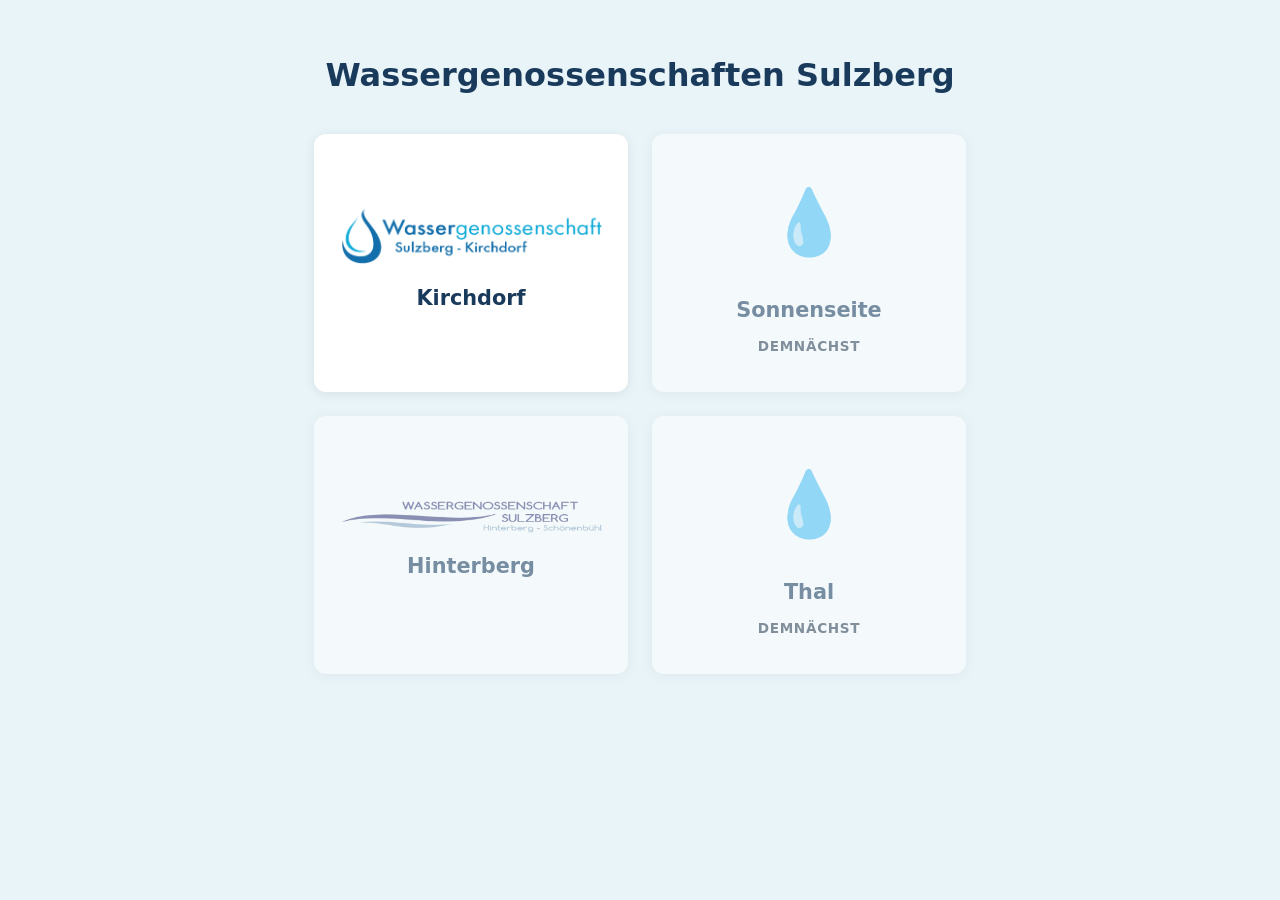
<file: index.html>
<!DOCTYPE html>
<html lang="de">
<head>
  <meta charset="UTF-8">
  <meta name="viewport" content="width=device-width, initial-scale=1.0">
  <title>Wassergenossenschaften Sulzberg</title>
  <link rel="stylesheet" href="assets/style.css">
</head>
<body>
  <div class="landing-container">
    <header class="landing-header">
      <h1>Wassergenossenschaften Sulzberg</h1>
    </header>

    <div class="coop-grid">
      <a href="kirchdorf/" class="coop-card">
        <img src="assets/LogoKirchdorf.png" alt="Kirchdorf" class="coop-logo">
        <h2>Kirchdorf</h2>
      </a>
      <div class="coop-card disabled">
        <span class="coop-icon">&#128167;</span>
        <h2>Sonnenseite</h2>
        <p class="coop-status">Demnächst</p>
      </div>
      <div class="coop-card disabled">
        <img src="assets/LogoHinterberg.png" alt="Hinterberg" class="coop-logo">
        <h2>Hinterberg</h2>
      </div>
      <div class="coop-card disabled">
        <span class="coop-icon">&#128167;</span>
        <h2>Thal</h2>
        <p class="coop-status">Demnächst</p>
      </div>
    </div>
  </div>
</body>
</html>
</file>
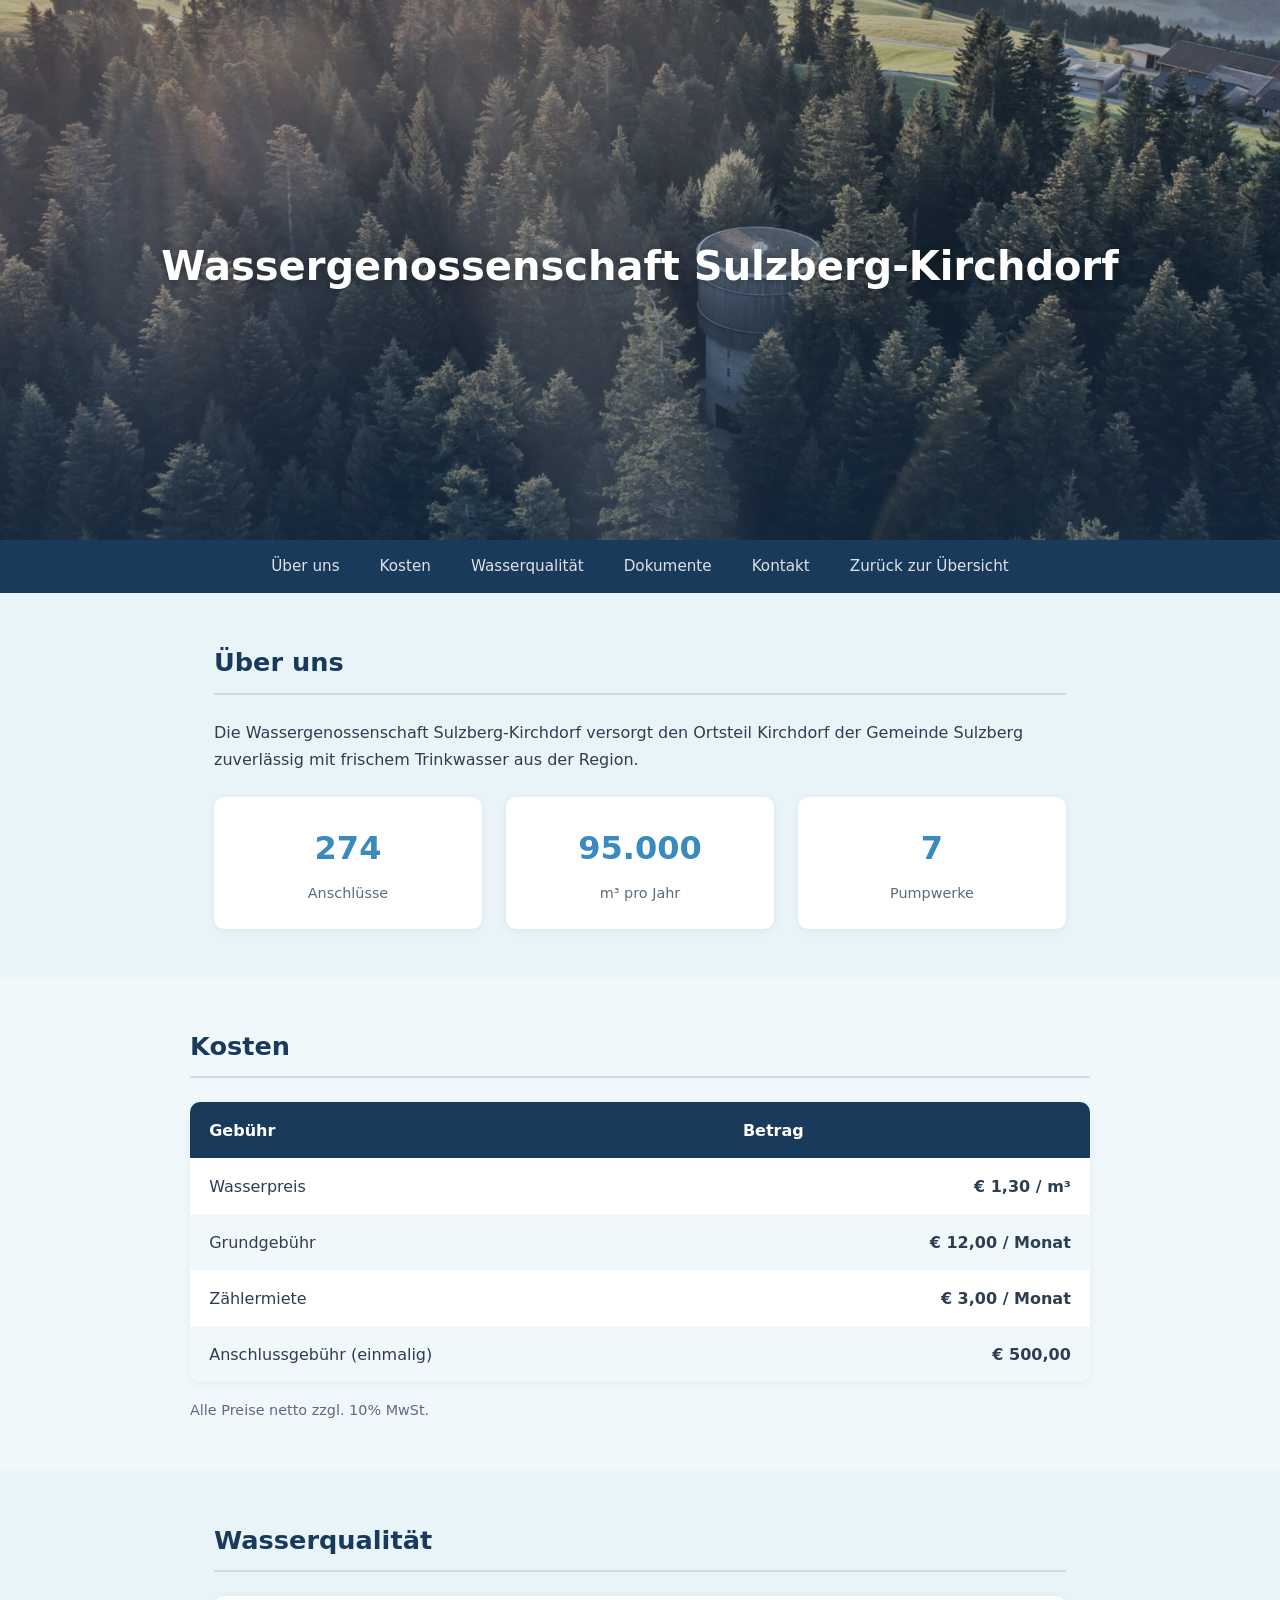
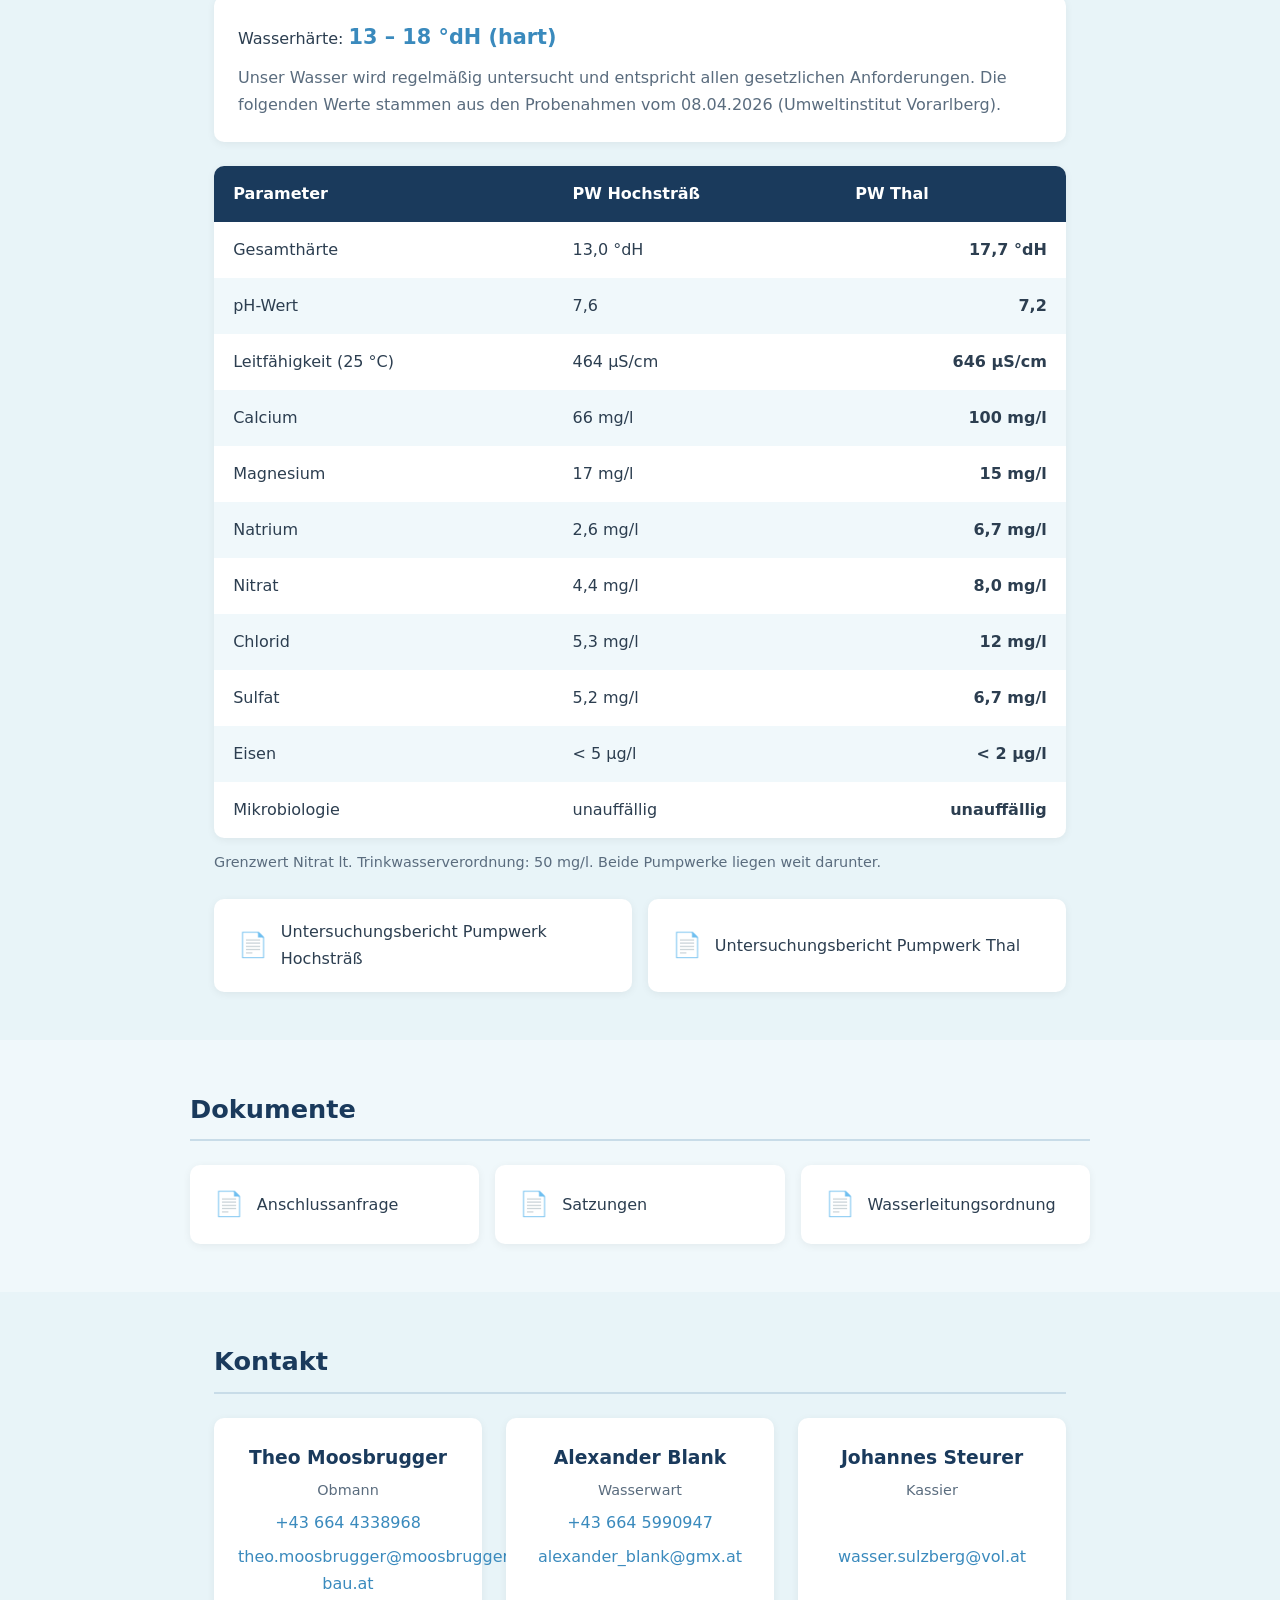
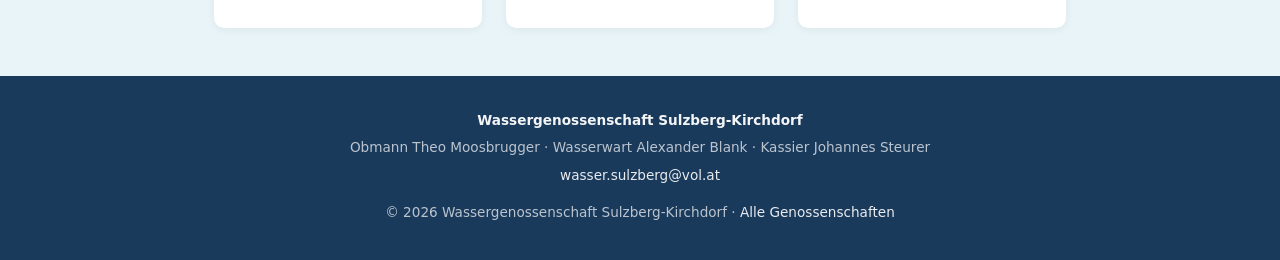
<file: kirchdorf/index.html>
<!DOCTYPE html>
<html lang="de">
<head>
  <meta charset="UTF-8">
  <meta name="viewport" content="width=device-width, initial-scale=1.0">
  <title>Wassergenossenschaft Sulzberg-Kirchdorf</title>
  <link rel="stylesheet" href="../assets/style.css">
</head>
<body>

  <!-- Hero -->
  <div class="hero">
    <img src="../assets/Wasserturm.jpg" alt="Wasserturm Sulzberg-Kirchdorf">
    <div class="hero-overlay">
      <h1>Wassergenossenschaft Sulzberg-Kirchdorf</h1>
    </div>
  </div>

  <!-- Navigation -->
  <nav>
    <ul>
      <li><a href="#ueber-uns">Über uns</a></li>
      <li><a href="#kosten">Kosten</a></li>
      <li><a href="#wasserqualitaet">Wasserqualität</a></li>
      <li><a href="#dokumente">Dokumente</a></li>
      <li><a href="#kontakt">Kontakt</a></li>
      <li><a href="../">Zurück zur Übersicht</a></li>
    </ul>
  </nav>

  <!-- Über uns -->
  <section class="section" id="ueber-uns">
    <h2>Über uns</h2>
    <p>
      Die Wassergenossenschaft Sulzberg-Kirchdorf versorgt den Ortsteil Kirchdorf
      der Gemeinde Sulzberg zuverlässig mit frischem Trinkwasser aus der Region.
    </p>
    <div class="stats">
      <div class="stat-card">
        <span class="number">274</span>
        <span class="label">Anschlüsse</span>
      </div>
      <div class="stat-card">
        <span class="number">95.000</span>
        <span class="label">m³ pro Jahr</span>
      </div>
      <div class="stat-card">
        <span class="number">7</span>
        <span class="label">Pumpwerke</span>
      </div>
    </div>
  </section>

  <!-- Kosten -->
  <section class="section" id="kosten">
    <div class="section-inner">
      <h2>Kosten</h2>
      <table class="fee-table">
        <thead>
          <tr>
            <th>Gebühr</th>
            <th>Betrag</th>
          </tr>
        </thead>
        <tbody>
          <tr>
            <td>Wasserpreis</td>
            <td>&euro; 1,30 / m³</td>
          </tr>
          <tr>
            <td>Grundgebühr</td>
            <td>&euro; 12,00 / Monat</td>
          </tr>
          <tr>
            <td>Zählermiete</td>
            <td>&euro; 3,00 / Monat</td>
          </tr>
          <tr>
            <td>Anschlussgebühr (einmalig)</td>
            <td>&euro; 500,00</td>
          </tr>
        </tbody>
      </table>
      <p style="margin-top: 1rem; color: var(--color-text-light); font-size: 0.9rem;">
        Alle Preise netto zzgl. 10% MwSt.
      </p>
    </div>
  </section>

  <!-- Wasserqualität -->
  <section class="section" id="wasserqualitaet">
    <h2>Wasserqualität</h2>
    <div class="water-quality-info">
      <p>Wasserhärte: <span class="hardness">13 – 18 °dH (hart)</span></p>
      <p style="margin-top: 0.5rem; color: var(--color-text-light);">
        Unser Wasser wird regelmäßig untersucht und entspricht allen gesetzlichen Anforderungen.
        Die folgenden Werte stammen aus den Probenahmen vom 08.04.2026 (Umweltinstitut Vorarlberg).
      </p>
    </div>

    <table class="fee-table">
      <thead>
        <tr>
          <th>Parameter</th>
          <th>PW Hochsträß</th>
          <th>PW Thal</th>
        </tr>
      </thead>
      <tbody>
        <tr><td>Gesamthärte</td><td>13,0 °dH</td><td>17,7 °dH</td></tr>
        <tr><td>pH-Wert</td><td>7,6</td><td>7,2</td></tr>
        <tr><td>Leitfähigkeit (25 °C)</td><td>464 µS/cm</td><td>646 µS/cm</td></tr>
        <tr><td>Calcium</td><td>66 mg/l</td><td>100 mg/l</td></tr>
        <tr><td>Magnesium</td><td>17 mg/l</td><td>15 mg/l</td></tr>
        <tr><td>Natrium</td><td>2,6 mg/l</td><td>6,7 mg/l</td></tr>
        <tr><td>Nitrat</td><td>4,4 mg/l</td><td>8,0 mg/l</td></tr>
        <tr><td>Chlorid</td><td>5,3 mg/l</td><td>12 mg/l</td></tr>
        <tr><td>Sulfat</td><td>5,2 mg/l</td><td>6,7 mg/l</td></tr>
        <tr><td>Eisen</td><td>&lt; 5 µg/l</td><td>&lt; 2 µg/l</td></tr>
        <tr><td>Mikrobiologie</td><td>unauffällig</td><td>unauffällig</td></tr>
      </tbody>
    </table>
    <p style="margin-top: 0.8rem; color: var(--color-text-light); font-size: 0.9rem;">
      Grenzwert Nitrat lt. Trinkwasserverordnung: 50 mg/l. Beide Pumpwerke liegen weit darunter.
    </p>

    <div class="doc-list" style="margin-top: 1.5rem;">
      <a href="../assets/08.04.2026_Pumpwerk Hochsträß.pdf" target="_blank" class="doc-link">
        <span class="doc-icon">&#128196;</span>
        <span>Untersuchungsbericht Pumpwerk Hochsträß</span>
      </a>
      <a href="../assets/08.04.2026_Pumpwerk Thal Grundwasserbrunnen.pdf" target="_blank" class="doc-link">
        <span class="doc-icon">&#128196;</span>
        <span>Untersuchungsbericht Pumpwerk Thal</span>
      </a>
    </div>
  </section>

  <!-- Dokumente -->
  <section class="section" id="dokumente">
    <div class="section-inner">
      <h2>Dokumente</h2>
      <div class="doc-list">
        <a href="../assets/Anschlussanfrage.pdf" target="_blank" class="doc-link">
          <span class="doc-icon">&#128196;</span>
          <span>Anschlussanfrage</span>
        </a>
        <a href="../assets/Satzungen.pdf" target="_blank" class="doc-link">
          <span class="doc-icon">&#128196;</span>
          <span>Satzungen</span>
        </a>
        <a href="../assets/Wasserleitungsordnung.pdf" target="_blank" class="doc-link">
          <span class="doc-icon">&#128196;</span>
          <span>Wasserleitungsordnung</span>
        </a>
      </div>
    </div>
  </section>

  <!-- Kontakt -->
  <section class="section" id="kontakt">
    <div class="section-inner">
      <h2>Kontakt</h2>
      <div class="contact-cards">
        <div class="contact-card">
          <h3>Theo Moosbrugger</h3>
          <p class="role">Obmann</p>
          <p><a href="tel:+43664 4338968⁩">+43 664 4338968⁩</a></p>
          <p><a href="mailto:theo.moosbrugger@vol.at">theo.moosbrugger@moosbrugger-bau.at</a></p>
        </div>
        <div class="contact-card">
          <h3>Alexander Blank</h3>
          <p class="role">Wasserwart</p>
          <p><a href="tel:+43664 5990947⁩">+43 664 5990947⁩</a></p>
          <p><a href="mailto:alexander_blank@gmx.at">alexander_blank@gmx.at</a></p>
        </div>
        <div class="contact-card">
          <h3>Johannes Steurer</h3>
          <p class="role">Kassier</p>
          <p>&nbsp;</p>
          <p><a href="mailto:wasser.sulzberg@vol.at">wasser.sulzberg@vol.at</a></p>
        </div>
      </div>
    </div>
  </section>

  <footer>
    <div class="footer-content">
      <p><strong>Wassergenossenschaft Sulzberg-Kirchdorf</strong></p>
      <p>Obmann Theo Moosbrugger &middot; Wasserwart Alexander Blank &middot; Kassier Johannes Steurer</p>
      <p><a href="mailto:wasser.sulzberg@vol.at">wasser.sulzberg@vol.at</a></p>
      <p style="margin-top: 0.8rem;">&copy; 2026 Wassergenossenschaft Sulzberg-Kirchdorf &middot; <a href="../">Alle Genossenschaften</a></p>
    </div>
  </footer>

</body>
</html>
</file>
<file: assets/style.css>
/* === Shared Styles — Wassergenossenschaften Sulzberg === */

:root {
  --color-bg: #e8f4f8;
  --color-bg-light: #f0f8fb;
  --color-primary: #1a3a5c;
  --color-primary-light: #2a5a8c;
  --color-accent: #3a8abd;
  --color-text: #2c3e50;
  --color-text-light: #5a6c7e;
  --color-white: #ffffff;
  --color-border: #c8dce8;
  --font-main: 'Segoe UI', system-ui, -apple-system, sans-serif;
  --max-width: 900px;
}

* {
  margin: 0;
  padding: 0;
  box-sizing: border-box;
}

html {
  scroll-behavior: smooth;
}

body {
  font-family: var(--font-main);
  background: var(--color-bg);
  color: var(--color-text);
  line-height: 1.7;
}

/* === Landing Page === */

.landing-container {
  min-height: 100vh;
  display: flex;
  flex-direction: column;
  align-items: center;
}

.landing-header {
  text-align: center;
  padding: 3rem 1.5rem 1.5rem;
}

.landing-header h1 {
  font-size: 2rem;
  color: var(--color-primary);
  font-weight: 700;
  margin-bottom: 0.5rem;
}

.landing-header p {
  color: var(--color-text-light);
  font-size: 1.1rem;
}

.coop-grid {
  display: grid;
  grid-template-columns: repeat(2, 1fr);
  gap: 1.5rem;
  width: 100%;
  max-width: 700px;
  padding: 0 1.5rem 3rem;
}

.coop-card {
  background: var(--color-white);
  border-radius: 12px;
  padding: 2rem 1.5rem;
  text-align: center;
  box-shadow: 0 2px 12px rgba(0, 0, 0, 0.08);
  text-decoration: none;
  color: var(--color-text);
  transition: box-shadow 0.2s, transform 0.2s;
  border: 2px solid transparent;
  display: flex;
  flex-direction: column;
  align-items: center;
  justify-content: center;
}

.coop-card:not(.disabled):hover {
  box-shadow: 0 6px 24px rgba(0, 0, 0, 0.15);
  transform: translateY(-3px);
  border-color: var(--color-accent);
}

.coop-card.disabled {
  opacity: 0.55;
  cursor: default;
}

.coop-icon {
  font-size: 4rem;
  display: block;
  margin-bottom: 1rem;
}

.coop-logo {
  width: 340px;
  max-width: 100%;
  height: auto;
  object-fit: contain;
  margin-bottom: 1rem;
}

.coop-card h2 {
  font-size: 1.3rem;
  color: var(--color-primary);
  margin-bottom: 0.4rem;
}

.coop-status {
  font-size: 0.85rem;
  font-weight: 600;
  text-transform: uppercase;
  letter-spacing: 0.05em;
}

.coop-status.active {
  color: #2e7d32;
}

.coop-status.inactive {
  color: #90a4ae;
}

/* === Genossenschafts-Seite === */

.hero {
  position: relative;
  width: 100%;
  height: 60vh;
  min-height: 350px;
  overflow: hidden;
}

.hero img {
  width: 100%;
  height: 100%;
  object-fit: cover;
  object-position: center;
}

.hero-overlay {
  position: absolute;
  inset: 0;
  background: linear-gradient(to bottom, rgba(26, 58, 92, 0.3), rgba(26, 58, 92, 0.6));
  display: flex;
  flex-direction: column;
  align-items: center;
  justify-content: center;
  text-align: center;
  padding: 2rem;
}

.hero-overlay h1 {
  color: var(--color-white);
  font-size: 2.5rem;
  font-weight: 700;
  text-shadow: 0 2px 8px rgba(0, 0, 0, 0.3);
  margin-bottom: 0.5rem;
}

.hero-overlay p {
  color: rgba(255, 255, 255, 0.9);
  font-size: 1.2rem;
  text-shadow: 0 1px 4px rgba(0, 0, 0, 0.3);
}

/* Navigation */
nav {
  background: var(--color-primary);
  position: sticky;
  top: 0;
  z-index: 100;
}

nav ul {
  list-style: none;
  display: flex;
  justify-content: center;
  gap: 0.5rem;
  padding: 0.8rem 1rem;
  max-width: var(--max-width);
  margin: 0 auto;
  flex-wrap: wrap;
}

nav a {
  color: rgba(255, 255, 255, 0.85);
  text-decoration: none;
  padding: 0.4rem 1rem;
  border-radius: 4px;
  font-size: 0.95rem;
  transition: background 0.2s, color 0.2s;
}

nav a:hover {
  background: rgba(255, 255, 255, 0.15);
  color: var(--color-white);
}

/* Sections */
.section {
  max-width: var(--max-width);
  margin: 0 auto;
  padding: 3rem 1.5rem;
}

.section:nth-child(even) {
  background: var(--color-bg-light);
  max-width: 100%;
}

.section:nth-child(even) .section-inner {
  max-width: var(--max-width);
  margin: 0 auto;
}

.section h2 {
  color: var(--color-primary);
  font-size: 1.6rem;
  margin-bottom: 1.5rem;
  padding-bottom: 0.5rem;
  border-bottom: 2px solid var(--color-border);
}

/* Kennzahlen */
.stats {
  display: grid;
  grid-template-columns: repeat(auto-fit, minmax(180px, 1fr));
  gap: 1.5rem;
  margin-top: 1.5rem;
}

.stat-card {
  background: var(--color-white);
  border-radius: 10px;
  padding: 1.5rem;
  text-align: center;
  box-shadow: 0 2px 8px rgba(0, 0, 0, 0.06);
}

.stat-card .number {
  font-size: 2rem;
  font-weight: 700;
  color: var(--color-accent);
  display: block;
}

.stat-card .label {
  font-size: 0.9rem;
  color: var(--color-text-light);
  margin-top: 0.3rem;
  display: block;
}

/* Gebührentabelle */
.fee-table {
  width: 100%;
  border-collapse: collapse;
  background: var(--color-white);
  border-radius: 10px;
  overflow: hidden;
  box-shadow: 0 2px 8px rgba(0, 0, 0, 0.06);
}

.fee-table th,
.fee-table td {
  padding: 0.9rem 1.2rem;
  text-align: left;
}

.fee-table thead {
  background: var(--color-primary);
  color: var(--color-white);
}

.fee-table tbody tr:nth-child(even) {
  background: var(--color-bg-light);
}

.fee-table td:last-child {
  text-align: right;
  font-weight: 600;
}

/* Wasserqualität */
.water-quality-info {
  background: var(--color-white);
  border-radius: 10px;
  padding: 1.5rem;
  box-shadow: 0 2px 8px rgba(0, 0, 0, 0.06);
  margin-bottom: 1.5rem;
}

.water-quality-info .hardness {
  font-size: 1.3rem;
  color: var(--color-accent);
  font-weight: 600;
}

.pdf-embed {
  width: 100%;
  height: 600px;
  border: none;
  border-radius: 10px;
  box-shadow: 0 2px 8px rgba(0, 0, 0, 0.06);
}

/* Dokumente */
.doc-list {
  display: grid;
  grid-template-columns: repeat(auto-fit, minmax(220px, 1fr));
  gap: 1rem;
}

.doc-link {
  display: flex;
  align-items: center;
  gap: 0.8rem;
  background: var(--color-white);
  border-radius: 10px;
  padding: 1.2rem 1.5rem;
  box-shadow: 0 2px 8px rgba(0, 0, 0, 0.06);
  text-decoration: none;
  color: var(--color-text);
  transition: box-shadow 0.2s, transform 0.2s;
}

.doc-link:hover {
  box-shadow: 0 4px 16px rgba(0, 0, 0, 0.12);
  transform: translateY(-2px);
}

.doc-icon {
  font-size: 1.5rem;
}

/* Kontakt */
.contact-cards {
  display: grid;
  grid-template-columns: repeat(auto-fit, minmax(200px, 1fr));
  gap: 1.5rem;
}

.contact-card {
  background: var(--color-white);
  border-radius: 10px;
  padding: 1.5rem;
  box-shadow: 0 2px 8px rgba(0, 0, 0, 0.06);
  text-align: center;
}

.contact-card h3 {
  color: var(--color-primary);
  margin-bottom: 0.3rem;
}

.contact-card .role {
  color: var(--color-text-light);
  font-size: 0.9rem;
}

.contact-card p {
  margin-bottom: 0.4rem;
}

.contact-card a {
  color: var(--color-accent);
  text-decoration: none;
}

.contact-card a:hover {
  text-decoration: underline;
}

/* Footer */
footer {
  background: var(--color-primary);
  color: rgba(255, 255, 255, 0.7);
  text-align: center;
  padding: 2rem 1.5rem;
  font-size: 0.85rem;
  line-height: 1.8;
}

.footer-content p {
  margin-bottom: 0.2rem;
}

footer strong {
  color: rgba(255, 255, 255, 0.95);
}

footer a {
  color: rgba(255, 255, 255, 0.9);
  text-decoration: none;
}

footer a:hover {
  text-decoration: underline;
}

/* Responsive */
@media (max-width: 600px) {
  .landing-header h1 {
    font-size: 1.5rem;
  }

  .coop-grid {
    grid-template-columns: 1fr;
    padding: 0 1rem 2rem;
  }

  .hero {
    height: 40vh;
  }

  .hero-overlay h1 {
    font-size: 1.8rem;
  }

  nav ul {
    gap: 0.25rem;
  }

  nav a {
    font-size: 0.85rem;
    padding: 0.3rem 0.7rem;
  }

  .section {
    padding: 2rem 1rem;
  }

  .stats {
    grid-template-columns: 1fr 1fr;
  }
}
</file>
